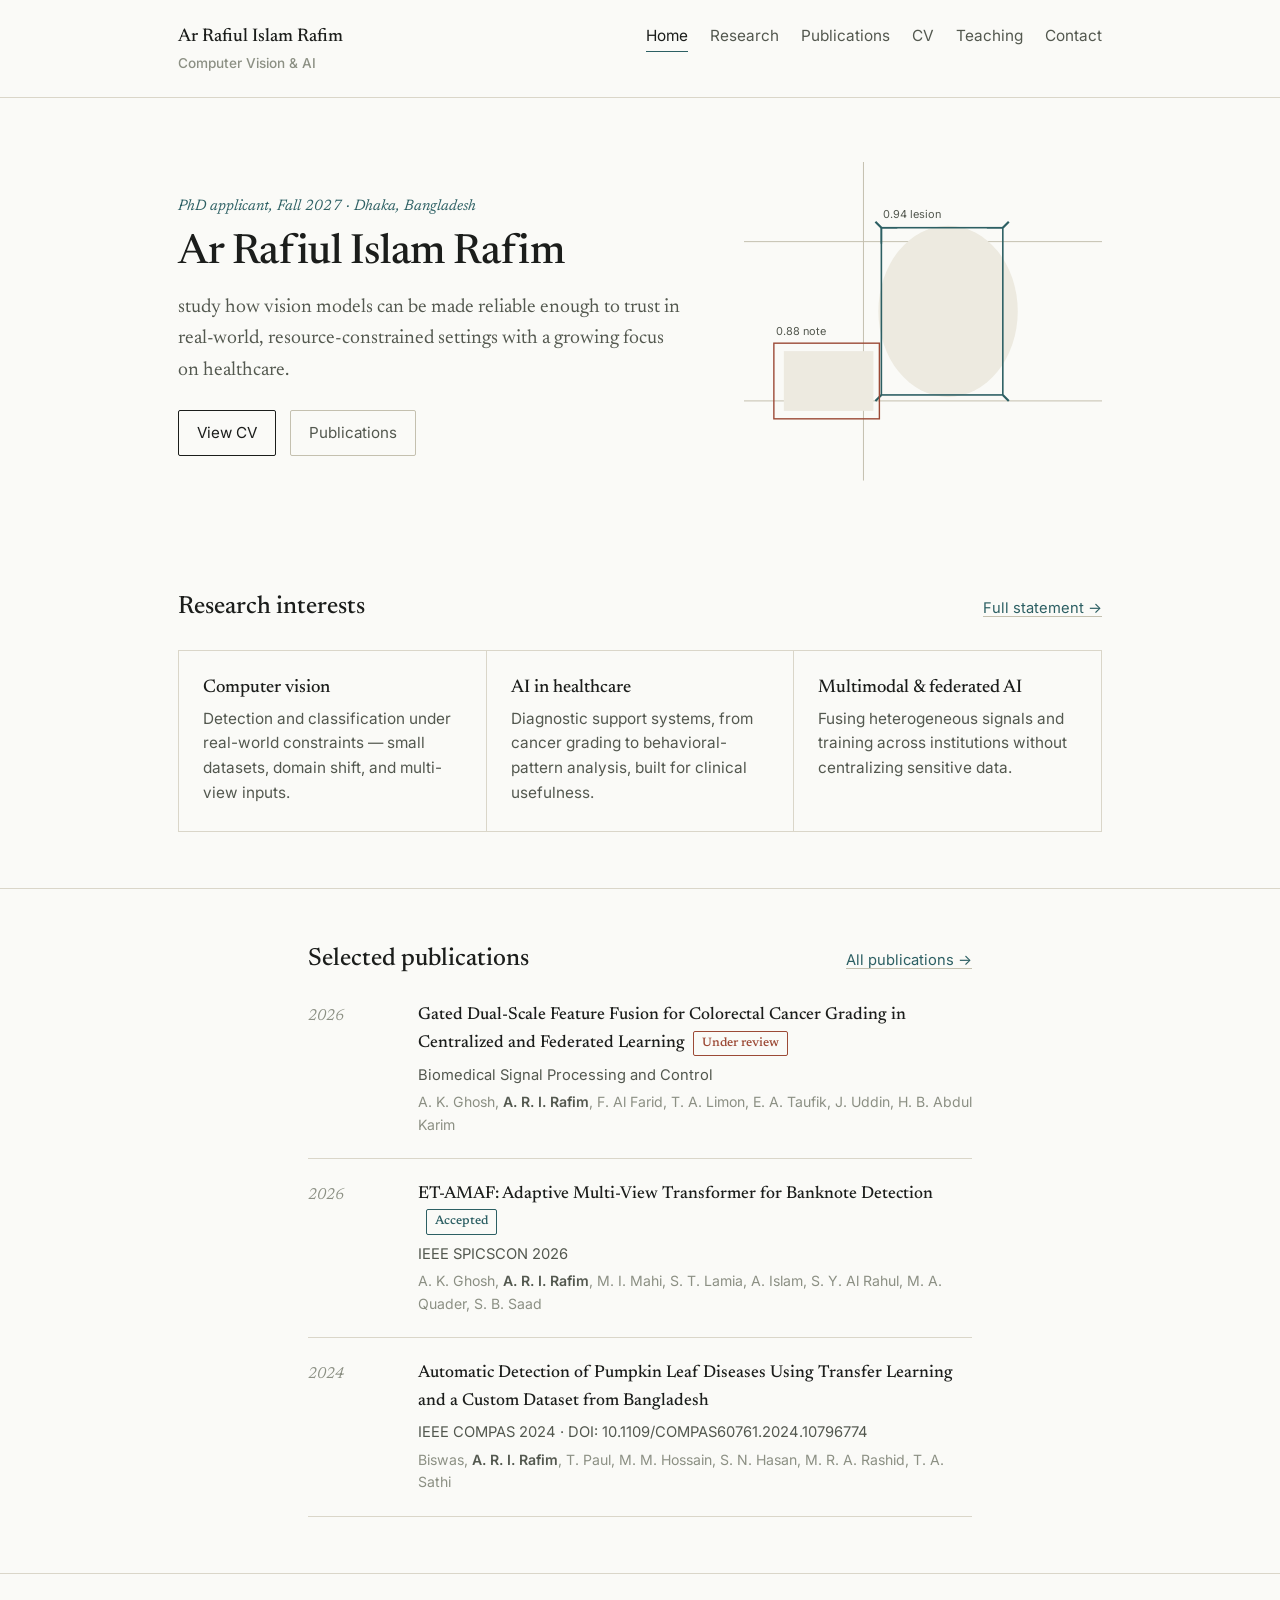
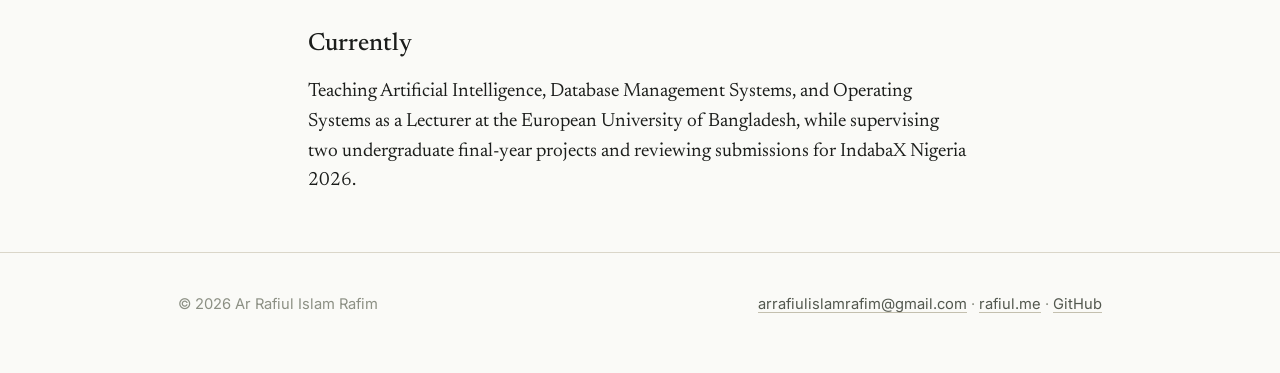
<file: index.html>
<!DOCTYPE html>
<html lang="en">
<head>
<meta charset="UTF-8">
<meta name="viewport" content="width=device-width, initial-scale=1.0">
<title>Ar Rafiul Islam Rafim — Computer Vision &amp; AI Research</title>
<meta name="description" content="Ar Rafiul Islam Rafim — PhD applicant in Computer Vision and AI, Lecturer at European University of Bangladesh. Research on medical imaging, multimodal AI, and applied deep learning.">
<link rel="preconnect" href="https://fonts.googleapis.com">
<link rel="preconnect" href="https://fonts.gstatic.com" crossorigin>
<link href="https://fonts.googleapis.com/css2?family=Newsreader:ital,opsz,wght@0,6..72,400;0,6..72,500;0,6..72,600;1,6..72,400;1,6..72,500&family=Inter:wght@400;500;600&display=swap" rel="stylesheet">
<link rel="stylesheet" href="style.css">
</head>
<body>

<header class="site">
  <div class="site-head-inner">
    <a class="site-name" href="index.html">Ar Rafiul Islam Rafim<span>Computer Vision &amp; AI</span></a>
    <nav class="site-nav" aria-label="Primary">
      <a href="index.html" aria-current="page">Home</a>
      <a href="research.html">Research</a>
      <a href="publications.html">Publications</a>
      <a href="cv.html">CV</a>
      <a href="teaching.html">Teaching</a>
      <a href="contact.html">Contact</a>
    </nav>
  </div>
</header>

<main>
  <div class="hero">
    <div class="hero-grid">
      <div>
        <div class="hero-eyebrow">PhD applicant, Fall 2027 · Dhaka, Bangladesh</div>
        <h1>Ar Rafiul Islam Rafim</h1>
        <p class="lede"> study how vision models can be made reliable enough to trust in real-world, resource-constrained settings with a growing focus on healthcare.</p>
        <div class="cta-row">
          <a class="btn" href="cv.html">View CV</a>
          <a class="btn btn--quiet" href="publications.html">Publications</a>
        </div>
      </div>
      <div>
        <!-- Quiet motif: annotated detection boxes, referencing computer-vision work -->
        <svg class="hero-art" viewBox="0 0 360 320" role="img" aria-label="Abstract illustration of object-detection bounding boxes">
          <rect x="0" y="0" width="360" height="320" fill="none"/>
          <g stroke="#C4C0AF" stroke-width="1" fill="none">
            <line x1="0" y1="80" x2="360" y2="80"/>
            <line x1="0" y1="240" x2="360" y2="240"/>
            <line x1="120" y1="0" x2="120" y2="320"/>
          </g>
          <g fill="#EDEAE0">
            <ellipse cx="205" cy="150" rx="70" ry="86"/>
            <rect x="40" y="190" width="90" height="60"/>
          </g>
          <g stroke="#2C5F63" stroke-width="1.6" fill="none">
            <path d="M138 66h16M138 66v16M244 66h16M244 66v-0"/>
            <rect x="138" y="66" width="122" height="168"/>
            <path d="M132 60l6 6M266 60l-6 6M132 240l6-6M266 240l-6-6" stroke-width="2.2"/>
          </g>
          <g stroke="#9C4A36" stroke-width="1.4" fill="none">
            <rect x="30" y="182" width="106" height="76"/>
          </g>
          <text x="140" y="56" font-family="Inter, sans-serif" font-size="11" fill="#53584F">0.94 lesion</text>
          <text x="32" y="174" font-family="Inter, sans-serif" font-size="11" fill="#53584F">0.88 note</text>
        </svg>
      </div>
    </div>
  </div>

  <section id="interests">
    <div class="wrap wrap--wide">
      <div class="section-head">
        <h2>Research interests</h2>
        <a class="see-all" href="research.html">Full statement →</a>
      </div>
      <div class="grid-3">
        <div>
          <h3>Computer vision</h3>
          <p>Detection and classification under real-world constraints — small datasets, domain shift, and multi-view inputs.</p>
        </div>
        <div>
          <h3>AI in healthcare</h3>
          <p>Diagnostic support systems, from cancer grading to behavioral-pattern analysis, built for clinical usefulness.</p>
        </div>
        <div>
          <h3>Multimodal &amp; federated AI</h3>
          <p>Fusing heterogeneous signals and training across institutions without centralizing sensitive data.</p>
        </div>
      </div>
    </div>
  </section>

  <section id="highlights">
    <div class="wrap">
      <div class="section-head">
        <h2>Selected publications</h2>
        <a class="see-all" href="publications.html">All publications →</a>
      </div>
      <ul class="pub-list">
        <li class="pub">
          <div class="pub-year">2026</div>
          <div>
            <p class="pub-title">Gated Dual-Scale Feature Fusion for Colorectal Cancer Grading in Centralized and Federated Learning<span class="tag tag--review">Under review</span></p>
            <p class="pub-meta">Biomedical Signal Processing and Control</p>
            <p class="pub-authors">A. K. Ghosh, <span class="me">A. R. I. Rafim</span>, F. Al Farid, T. A. Limon, E. A. Taufik, J. Uddin, H. B. Abdul Karim</p>
          </div>
        </li>
        <li class="pub">
          <div class="pub-year">2026</div>
          <div>
            <p class="pub-title">ET-AMAF: Adaptive Multi-View Transformer for Banknote Detection<span class="tag tag--accepted">Accepted</span></p>
            <p class="pub-meta">IEEE SPICSCON 2026</p>
            <p class="pub-authors">A. K. Ghosh, <span class="me">A. R. I. Rafim</span>, M. I. Mahi, S. T. Lamia, A. Islam, S. Y. Al Rahul, M. A. Quader, S. B. Saad</p>
          </div>
        </li>
        <li class="pub">
          <div class="pub-year">2024</div>
          <div>
            <p class="pub-title">Automatic Detection of Pumpkin Leaf Diseases Using Transfer Learning and a Custom Dataset from Bangladesh</p>
            <p class="pub-meta">IEEE COMPAS 2024 · DOI: 10.1109/COMPAS60761.2024.10796774</p>
            <p class="pub-authors">Biswas, <span class="me">A. R. I. Rafim</span>, T. Paul, M. M. Hossain, S. N. Hasan, M. R. A. Rashid, T. A. Sathi</p>
          </div>
        </li>
      </ul>
    </div>
  </section>

  <section id="now">
    <div class="wrap">
      <h2>Currently</h2>
      <p class="serif-lede mt-0" style="margin-top:18px;">Teaching Artificial Intelligence, Database Management Systems, and Operating Systems as a Lecturer at the European University of Bangladesh, while supervising two undergraduate final-year projects and reviewing submissions for IndabaX Nigeria 2026.</p>
    </div>
  </section>
</main>

<footer class="site">
  <div class="wrap wrap--wide">
    <span>© 2026 Ar Rafiul Islam Rafim</span>
    <span><a href="mailto:arrafiulislamrafim@gmail.com">arrafiulislamrafim@gmail.com</a> · <a href="https://rafiul.me">rafiul.me</a> · <a href="https://github.com/arrafiulIslam">GitHub</a></span>
  </div>
</footer>

</body>
</html>
</file>
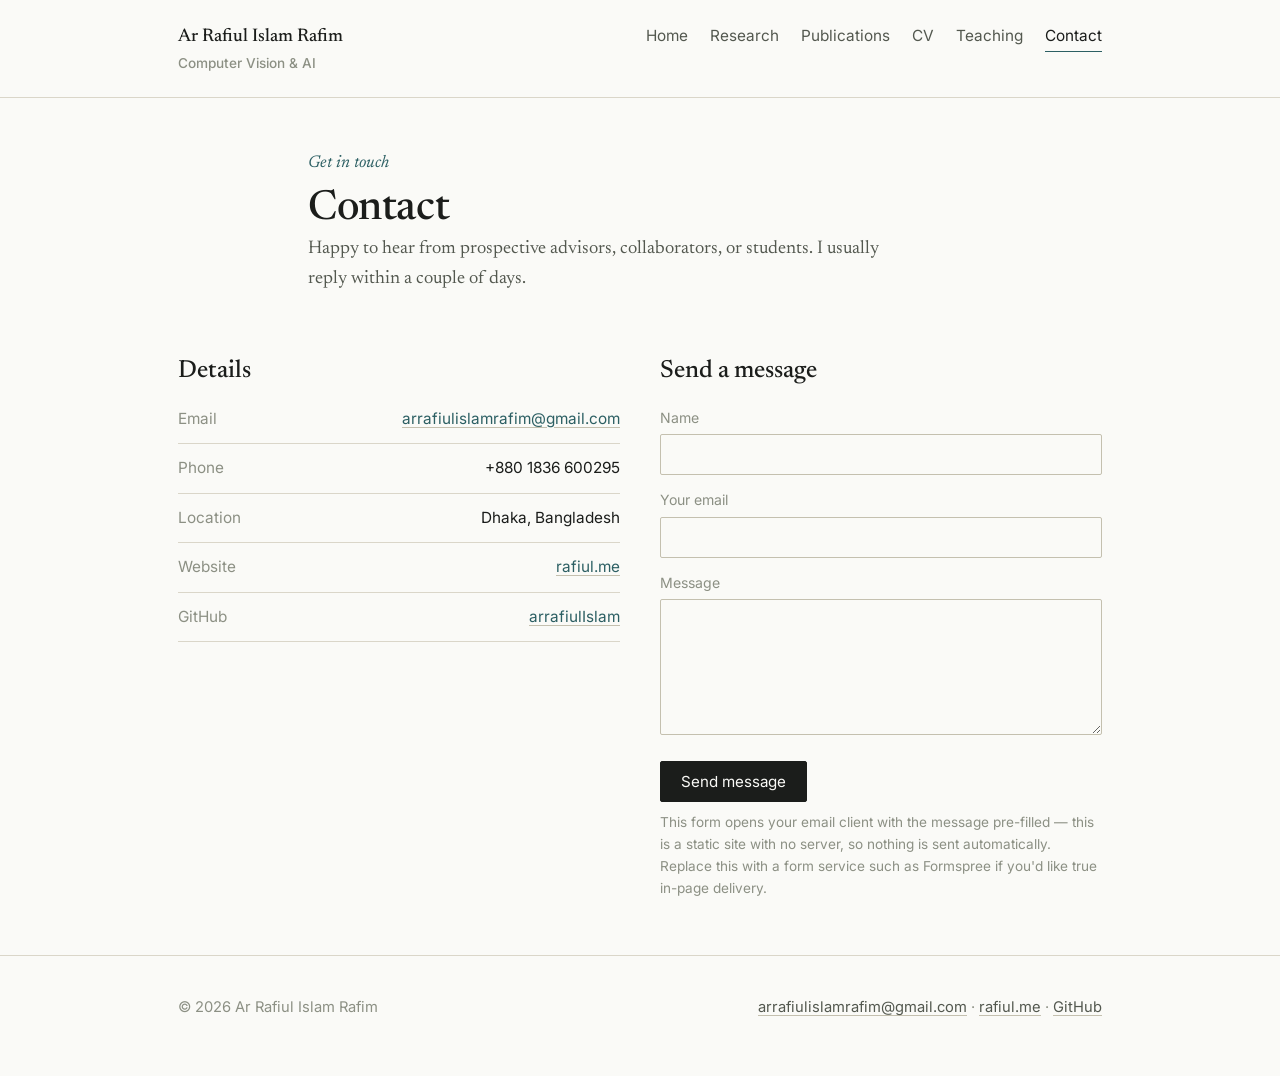
<file: contact.html>
<!DOCTYPE html>
<html lang="en">
<head>
<meta charset="UTF-8">
<meta name="viewport" content="width=device-width, initial-scale=1.0">
<title>Contact — Ar Rafiul Islam Rafim</title>
<link rel="preconnect" href="https://fonts.googleapis.com">
<link rel="preconnect" href="https://fonts.gstatic.com" crossorigin>
<link href="https://fonts.googleapis.com/css2?family=Newsreader:ital,opsz,wght@0,6..72,400;0,6..72,500;0,6..72,600;1,6..72,400;1,6..72,500&family=Inter:wght@400;500;600&display=swap" rel="stylesheet">
<link rel="stylesheet" href="style.css">
</head>
<body>

<header class="site">
  <div class="site-head-inner">
    <a class="site-name" href="index.html">Ar Rafiul Islam Rafim<span>Computer Vision &amp; AI</span></a>
    <nav class="site-nav" aria-label="Primary">
      <a href="index.html">Home</a>
      <a href="research.html">Research</a>
      <a href="publications.html">Publications</a>
      <a href="cv.html">CV</a>
      <a href="teaching.html">Teaching</a>
      <a href="contact.html" aria-current="page">Contact</a>
    </nav>
  </div>
</header>

<main>
  <div class="page-head">
    <div class="wrap">
      <div class="kicker">Get in touch</div>
      <h1>Contact</h1>
      <p class="dek">Happy to hear from prospective advisors, collaborators, or students. I usually reply within a couple of days.</p>
    </div>
  </div>

  <section>
    <div class="wrap wrap--wide">
      <div class="contact-grid">
        <div>
          <h2>Details</h2>
          <ul class="contact-list" style="margin-top:20px;">
            <li><span class="label">Email</span><a href="mailto:arrafiulislamrafim@gmail.com">arrafiulislamrafim@gmail.com</a></li>
            <li><span class="label">Phone</span><span>+880 1836 600295</span></li>
            <li><span class="label">Location</span><span>Dhaka, Bangladesh</span></li>
            <li><span class="label">Website</span><a href="https://rafiul.me">rafiul.me</a></li>
            <li><span class="label">GitHub</span><a href="https://github.com/arrafiulIslam">arrafiulIslam</a></li>
          </ul>
        </div>
        <div>
          <h2>Send a message</h2>
          <form class="contact-form" id="contactForm" style="margin-top:20px;">
            <div>
              <label for="name">Name</label>
              <input type="text" id="name" name="name" required>
            </div>
            <div>
              <label for="email">Your email</label>
              <input type="email" id="email" name="email" required>
            </div>
            <div>
              <label for="message">Message</label>
              <textarea id="message" name="message" rows="6" required></textarea>
            </div>
            <button type="submit">Send message</button>
          </form>
          <p class="form-note">This form opens your email client with the message pre-filled — this is a static site with no server, so nothing is sent automatically. Replace this with a form service such as Formspree if you'd like true in-page delivery.</p>
        </div>
      </div>
    </div>
  </section>
</main>

<footer class="site">
  <div class="wrap wrap--wide">
    <span>© 2026 Ar Rafiul Islam Rafim</span>
    <span><a href="mailto:arrafiulislamrafim@gmail.com">arrafiulislamrafim@gmail.com</a> · <a href="https://rafiul.me">rafiul.me</a> · <a href="https://github.com/arrafiulIslam">GitHub</a></span>
  </div>
</footer>

<script>
document.getElementById('contactForm').addEventListener('submit', function (e) {
  e.preventDefault();
  var name = document.getElementById('name').value;
  var email = document.getElementById('email').value;
  var message = document.getElementById('message').value;
  var subject = encodeURIComponent('Message from ' + name + ' via rafiul.me');
  var body = encodeURIComponent(message + '\n\n— ' + name + ' (' + email + ')');
  window.location.href = 'mailto:arrafiulislamrafim@gmail.com?subject=' + subject + '&body=' + body;
});
</script>

</body>
</html>
</file>
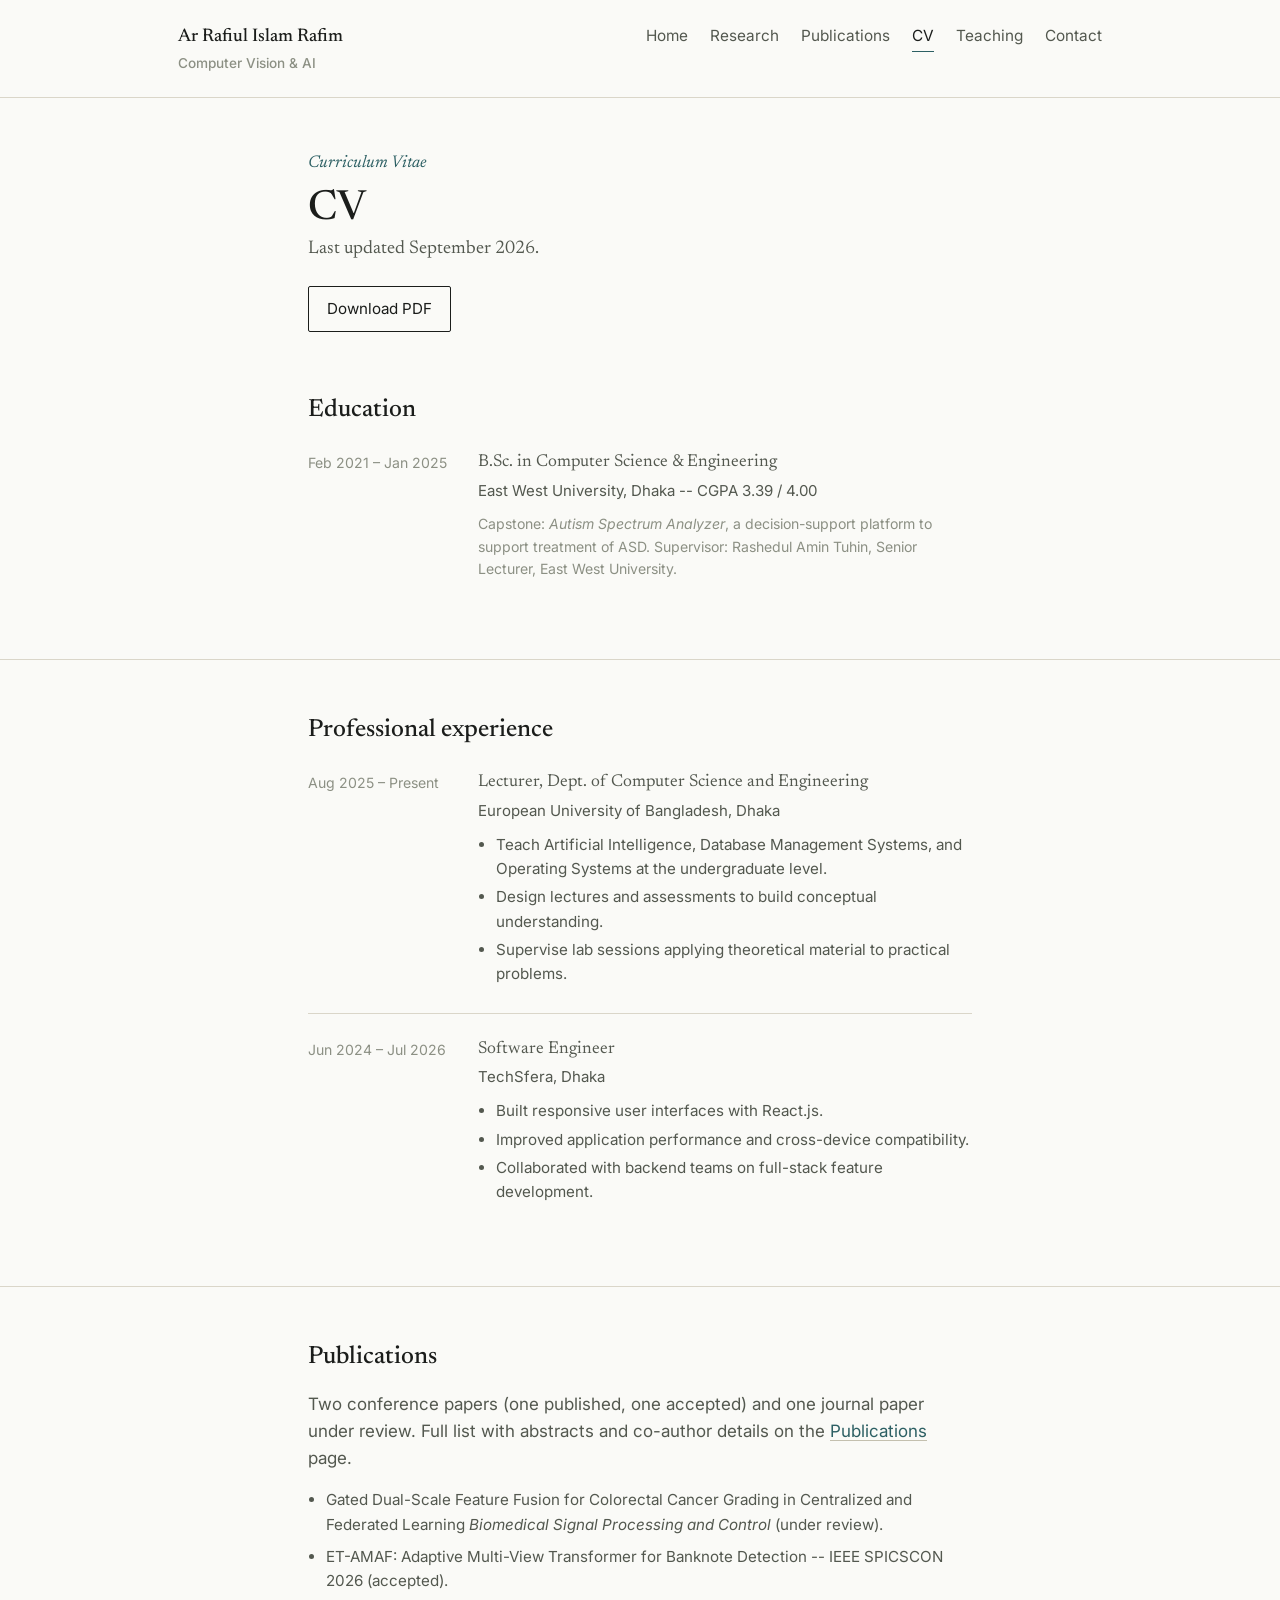
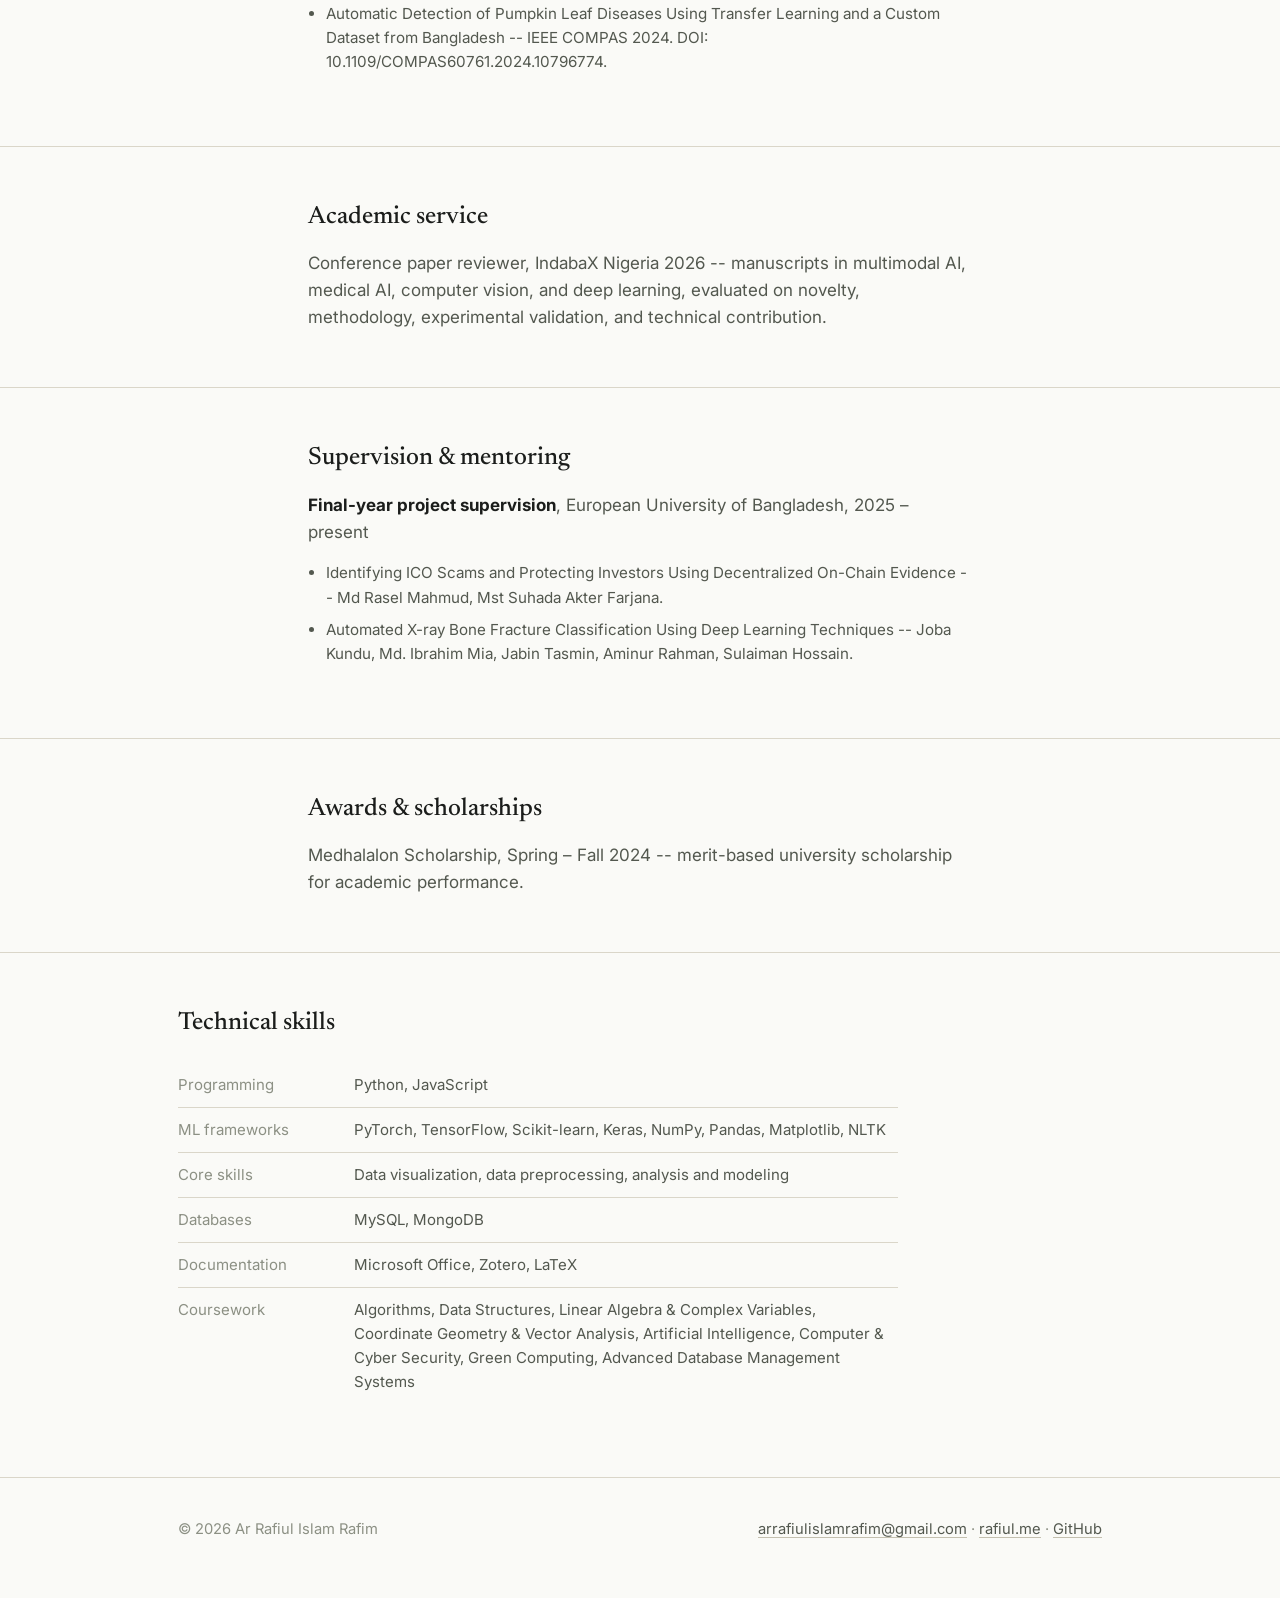
<file: cv.html>
<!DOCTYPE html>
<html lang="en">
<head>
<meta charset="UTF-8">
<meta name="viewport" content="width=device-width, initial-scale=1.0">
<title>Ar Rafiul Islam Rafim</title>
<link rel="preconnect" href="https://fonts.googleapis.com">
<link rel="preconnect" href="https://fonts.gstatic.com" crossorigin>
<link href="https://fonts.googleapis.com/css2?family=Newsreader:ital,opsz,wght@0,6..72,400;0,6..72,500;0,6..72,600;1,6..72,400;1,6..72,500&family=Inter:wght@400;500;600&display=swap" rel="stylesheet">
<link rel="stylesheet" href="style.css">
</head>
<body>

<header class="site">
  <div class="site-head-inner">
    <a class="site-name" href="index.html">Ar Rafiul Islam Rafim<span>Computer Vision &amp; AI</span></a>
    <nav class="site-nav" aria-label="Primary">
      <a href="index.html">Home</a>
      <a href="research.html">Research</a>
      <a href="publications.html">Publications</a>
      <a href="cv.html" aria-current="page">CV</a>
      <a href="teaching.html">Teaching</a>
      <a href="contact.html">Contact</a>
    </nav>
  </div>
</header>

<main>
  <div class="page-head">
    <div class="wrap">
      <div class="kicker">Curriculum Vitae</div>
      <h1>CV</h1>
      <p class="dek">Last updated September 2026.</p>
      <div class="cta-row" style="margin-top:22px;">
        <a class="btn" href="assets/CV - AR RAFIUL ISLAM RAFIM.pdf" download>Download PDF</a>
      </div>
    </div>
  </div>

  <section>
    <div class="wrap">
      <h2>Education</h2>
      <div style="margin-top:24px;">
        <div class="tl-item">
          <div class="tl-date">Feb 2021 – Jan 2025</div>
          <div>
            <p class="tl-role">B.Sc. in Computer Science &amp; Engineering</p>
            <p class="tl-org">East West University, Dhaka -- CGPA 3.39 / 4.00</p>
            <p class="small" style="margin-top:6px;">Capstone: <em>Autism Spectrum Analyzer</em>, a decision-support platform to support treatment of ASD. Supervisor: Rashedul Amin Tuhin, Senior Lecturer, East West University.</p>
          </div>
        </div>
      </div>
    </div>
  </section>

  <section>
    <div class="wrap">
      <h2>Professional experience</h2>
      <div style="margin-top:24px;">
        <div class="tl-item">
          <div class="tl-date">Aug 2025 – Present</div>
          <div>
            <p class="tl-role">Lecturer, Dept. of Computer Science and Engineering</p>
            <p class="tl-org">European University of Bangladesh, Dhaka</p>
            <ul>
              <li>Teach Artificial Intelligence, Database Management Systems, and Operating Systems at the undergraduate level.</li>
              <li>Design lectures and assessments to build conceptual understanding.</li>
              <li>Supervise lab sessions applying theoretical material to practical problems.</li>
            </ul>
          </div>
        </div>
        <div class="tl-item">
          <div class="tl-date">Jun 2024 – Jul 2026</div>
          <div>
            <p class="tl-role">Software Engineer</p>
            <p class="tl-org">TechSfera, Dhaka</p>
            <ul>
              <li>Built responsive user interfaces with React.js.</li>
              <li>Improved application performance and cross-device compatibility.</li>
              <li>Collaborated with backend teams on full-stack feature development.</li>
            </ul>
          </div>
        </div>
      </div>
    </div>
  </section>

  <section>
    <div class="wrap">
      <h2>Publications</h2>
      <p style="margin-top:18px;">Two conference papers (one published, one accepted) and one journal paper under review. Full list with abstracts and co-author details on the <a href="publications.html">Publications</a> page.</p>
      <ul style="margin-top:10px; padding-left:18px; color:var(--ink-soft); font-size:0.95rem;">
        <li style="margin-bottom:8px;">Gated Dual-Scale Feature Fusion for Colorectal Cancer Grading in Centralized and Federated Learning <em>Biomedical Signal Processing and Control</em> (under review).</li>
        <li style="margin-bottom:8px;">ET-AMAF: Adaptive Multi-View Transformer for Banknote Detection -- IEEE SPICSCON 2026 (accepted).</li>
        <li>Automatic Detection of Pumpkin Leaf Diseases Using Transfer Learning and a Custom Dataset from Bangladesh -- IEEE COMPAS 2024. DOI: 10.1109/COMPAS60761.2024.10796774.</li>
      </ul>
    </div>
  </section>

  <section>
    <div class="wrap">
      <h2>Academic service</h2>
      <p style="margin-top:18px;">Conference paper reviewer, IndabaX Nigeria 2026 -- manuscripts in multimodal AI, medical AI, computer vision, and deep learning, evaluated on novelty, methodology, experimental validation, and technical contribution.</p>
    </div>
  </section>

  <section>
    <div class="wrap">
      <h2>Supervision &amp; mentoring</h2>
      <p style="margin-top:18px; margin-bottom:6px;"><strong style="color:var(--ink);">Final-year project supervision</strong>, European University of Bangladesh, 2025 – present</p>
      <ul style="padding-left:18px; color:var(--ink-soft); font-size:0.95rem;">
        <li style="margin-bottom:8px;">Identifying ICO Scams and Protecting Investors Using Decentralized On-Chain Evidence -- Md Rasel Mahmud, Mst Suhada Akter Farjana.</li>
        <li>Automated X-ray Bone Fracture Classification Using Deep Learning Techniques -- Joba Kundu, Md. Ibrahim Mia, Jabin Tasmin, Aminur Rahman, Sulaiman Hossain.</li>
      </ul>
    </div>
  </section>

  <section>
    <div class="wrap">
      <h2>Awards &amp; scholarships</h2>
      <p style="margin-top:18px;">Medhalalon Scholarship, Spring – Fall 2024 -- merit-based university scholarship for academic performance.</p>
    </div>
  </section>

  <section>
    <div class="wrap wrap--wide">
      <h2>Technical skills</h2>
      <dl style="margin-top:24px; max-width:720px;">
        <div class="skill-row"><dt>Programming</dt><dd>Python, JavaScript</dd></div>
        <div class="skill-row"><dt>ML frameworks</dt><dd>PyTorch, TensorFlow, Scikit-learn, Keras, NumPy, Pandas, Matplotlib, NLTK</dd></div>
        <div class="skill-row"><dt>Core skills</dt><dd>Data visualization, data preprocessing, analysis and modeling</dd></div>
        <div class="skill-row"><dt>Databases</dt><dd>MySQL, MongoDB</dd></div>
        <div class="skill-row"><dt>Documentation</dt><dd>Microsoft Office, Zotero, LaTeX</dd></div>
        <div class="skill-row"><dt>Coursework</dt><dd>Algorithms, Data Structures, Linear Algebra &amp; Complex Variables, Coordinate Geometry &amp; Vector Analysis, Artificial Intelligence, Computer &amp; Cyber Security, Green Computing, Advanced Database Management Systems</dd></div>
      </dl>
    </div>
  </section>
</main>

<footer class="site">
  <div class="wrap wrap--wide">
    <span>© 2026 Ar Rafiul Islam Rafim</span>
    <span><a href="mailto:arrafiulislamrafim@gmail.com">arrafiulislamrafim@gmail.com</a> · <a href="https://rafiul.me">rafiul.me</a> · <a href="https://github.com/arrafiulIslam">GitHub</a></span>
  </div>
</footer>

</body>
</html>
</file>
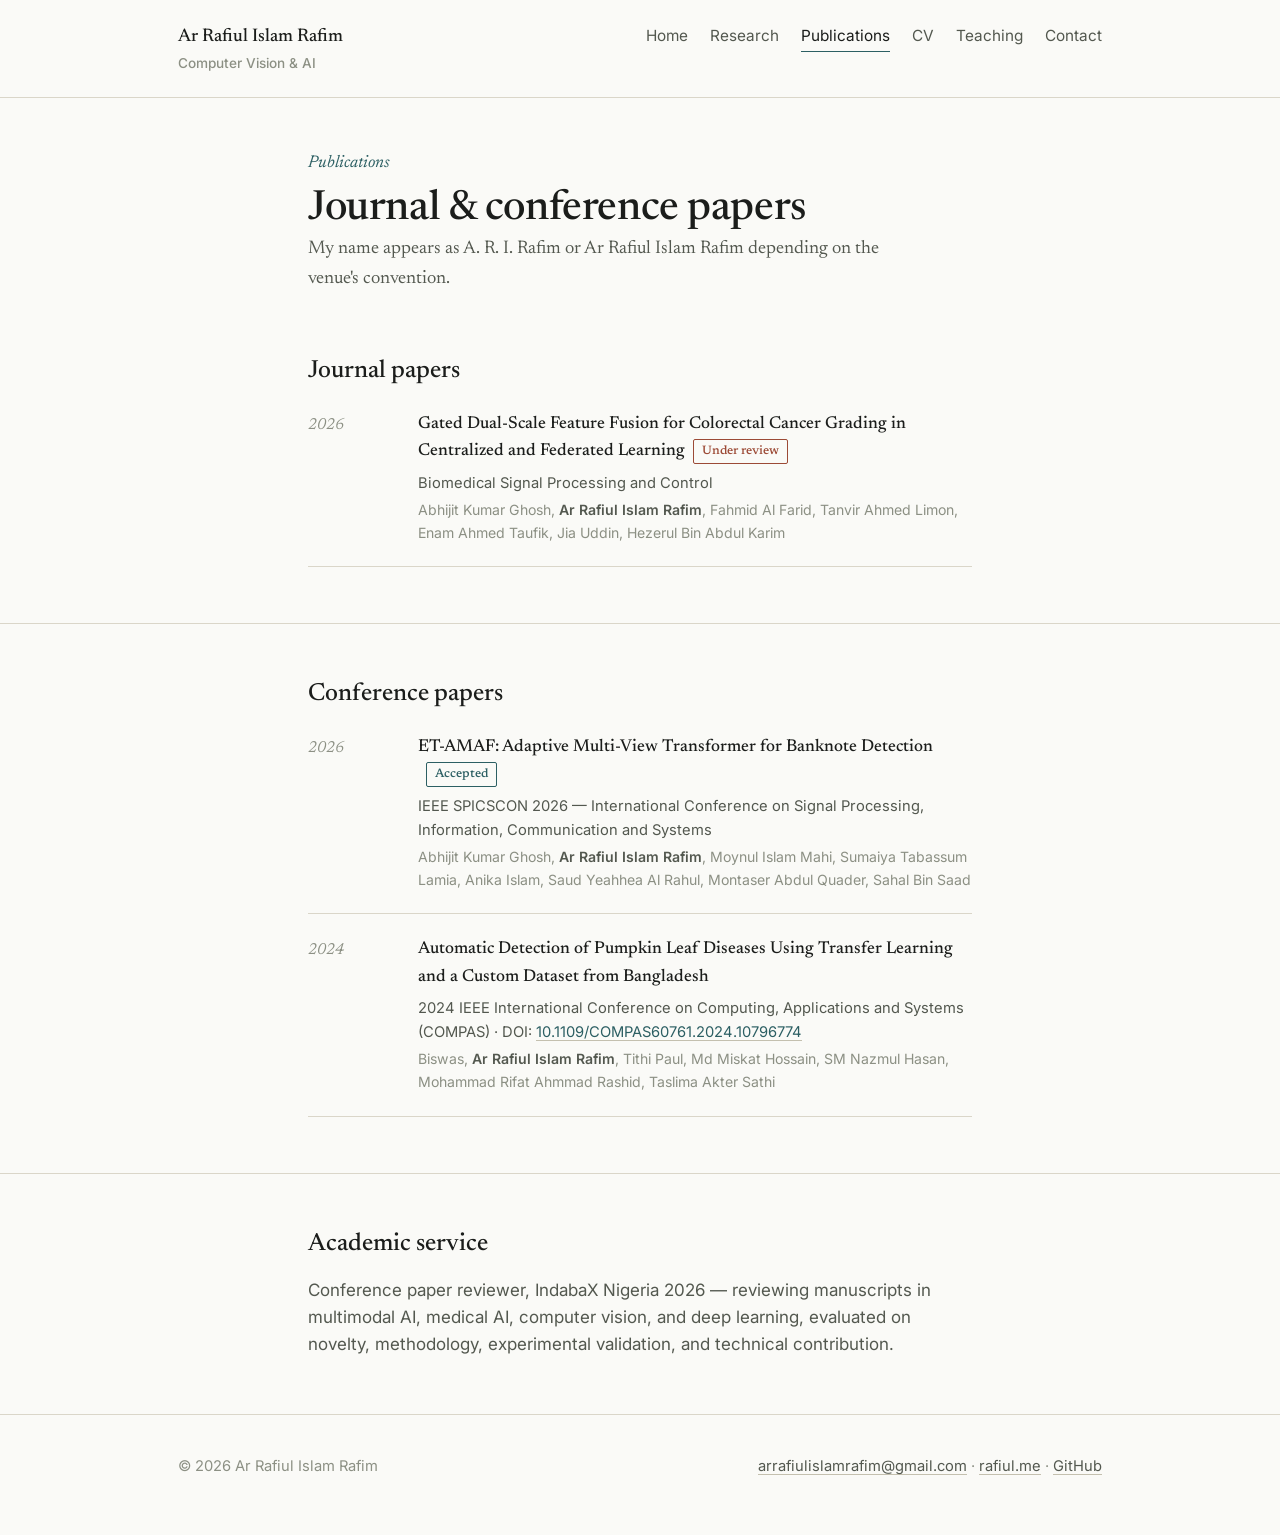
<file: publications.html>
<!DOCTYPE html>
<html lang="en">
<head>
<meta charset="UTF-8">
<meta name="viewport" content="width=device-width, initial-scale=1.0">
<title>Publications — Ar Rafiul Islam Rafim</title>
<link rel="preconnect" href="https://fonts.googleapis.com">
<link rel="preconnect" href="https://fonts.gstatic.com" crossorigin>
<link href="https://fonts.googleapis.com/css2?family=Newsreader:ital,opsz,wght@0,6..72,400;0,6..72,500;0,6..72,600;1,6..72,400;1,6..72,500&family=Inter:wght@400;500;600&display=swap" rel="stylesheet">
<link rel="stylesheet" href="style.css">
</head>
<body>

<header class="site">
  <div class="site-head-inner">
    <a class="site-name" href="index.html">Ar Rafiul Islam Rafim<span>Computer Vision &amp; AI</span></a>
    <nav class="site-nav" aria-label="Primary">
      <a href="index.html">Home</a>
      <a href="research.html">Research</a>
      <a href="publications.html" aria-current="page">Publications</a>
      <a href="cv.html">CV</a>
      <a href="teaching.html">Teaching</a>
      <a href="contact.html">Contact</a>
    </nav>
  </div>
</header>

<main>
  <div class="page-head">
    <div class="wrap">
      <div class="kicker">Publications</div>
      <h1>Journal &amp; conference papers</h1>
      <p class="dek">My name appears as A. R. I. Rafim or Ar Rafiul Islam Rafim depending on the venue's convention.</p>
    </div>
  </div>

  <section>
    <div class="wrap">
      <h2>Journal papers</h2>
      <ul class="pub-list" style="margin-top:24px;">
        <li class="pub">
          <div class="pub-year">2026</div>
          <div>
            <p class="pub-title">Gated Dual-Scale Feature Fusion for Colorectal Cancer Grading in Centralized and Federated Learning<span class="tag tag--review">Under review</span></p>
            <p class="pub-meta">Biomedical Signal Processing and Control</p>
            <p class="pub-authors">Abhijit Kumar Ghosh, <span class="me">Ar Rafiul Islam Rafim</span>, Fahmid Al Farid, Tanvir Ahmed Limon, Enam Ahmed Taufik, Jia Uddin, Hezerul Bin Abdul Karim</p>
          </div>
        </li>
      </ul>
    </div>
  </section>

  <section>
    <div class="wrap">
      <h2>Conference papers</h2>
      <ul class="pub-list" style="margin-top:24px;">
        <li class="pub">
          <div class="pub-year">2026</div>
          <div>
            <p class="pub-title">ET-AMAF: Adaptive Multi-View Transformer for Banknote Detection<span class="tag tag--accepted">Accepted</span></p>
            <p class="pub-meta">IEEE SPICSCON 2026 — International Conference on Signal Processing, Information, Communication and Systems</p>
            <p class="pub-authors">Abhijit Kumar Ghosh, <span class="me">Ar Rafiul Islam Rafim</span>, Moynul Islam Mahi, Sumaiya Tabassum Lamia, Anika Islam, Saud Yeahhea Al Rahul, Montaser Abdul Quader, Sahal Bin Saad</p>
          </div>
        </li>
        <li class="pub">
          <div class="pub-year">2024</div>
          <div>
            <p class="pub-title">Automatic Detection of Pumpkin Leaf Diseases Using Transfer Learning and a Custom Dataset from Bangladesh</p>
            <p class="pub-meta">2024 IEEE International Conference on Computing, Applications and Systems (COMPAS) · DOI: <a href="https://doi.org/10.1109/COMPAS60761.2024.10796774">10.1109/COMPAS60761.2024.10796774</a></p>
            <p class="pub-authors">Biswas, <span class="me">Ar Rafiul Islam Rafim</span>, Tithi Paul, Md Miskat Hossain, SM Nazmul Hasan, Mohammad Rifat Ahmmad Rashid, Taslima Akter Sathi</p>
          </div>
        </li>
      </ul>
    </div>
  </section>

  <section>
    <div class="wrap">
      <h2>Academic service</h2>
      <p style="margin-top:18px;">Conference paper reviewer, IndabaX Nigeria 2026 — reviewing manuscripts in multimodal AI, medical AI, computer vision, and deep learning, evaluated on novelty, methodology, experimental validation, and technical contribution.</p>
    </div>
  </section>
</main>

<footer class="site">
  <div class="wrap wrap--wide">
    <span>© 2026 Ar Rafiul Islam Rafim</span>
    <span><a href="mailto:arrafiulislamrafim@gmail.com">arrafiulislamrafim@gmail.com</a> · <a href="https://rafiul.me">rafiul.me</a> · <a href="https://github.com/arrafiulIslam">GitHub</a></span>
  </div>
</footer>

</body>
</html>
</file>
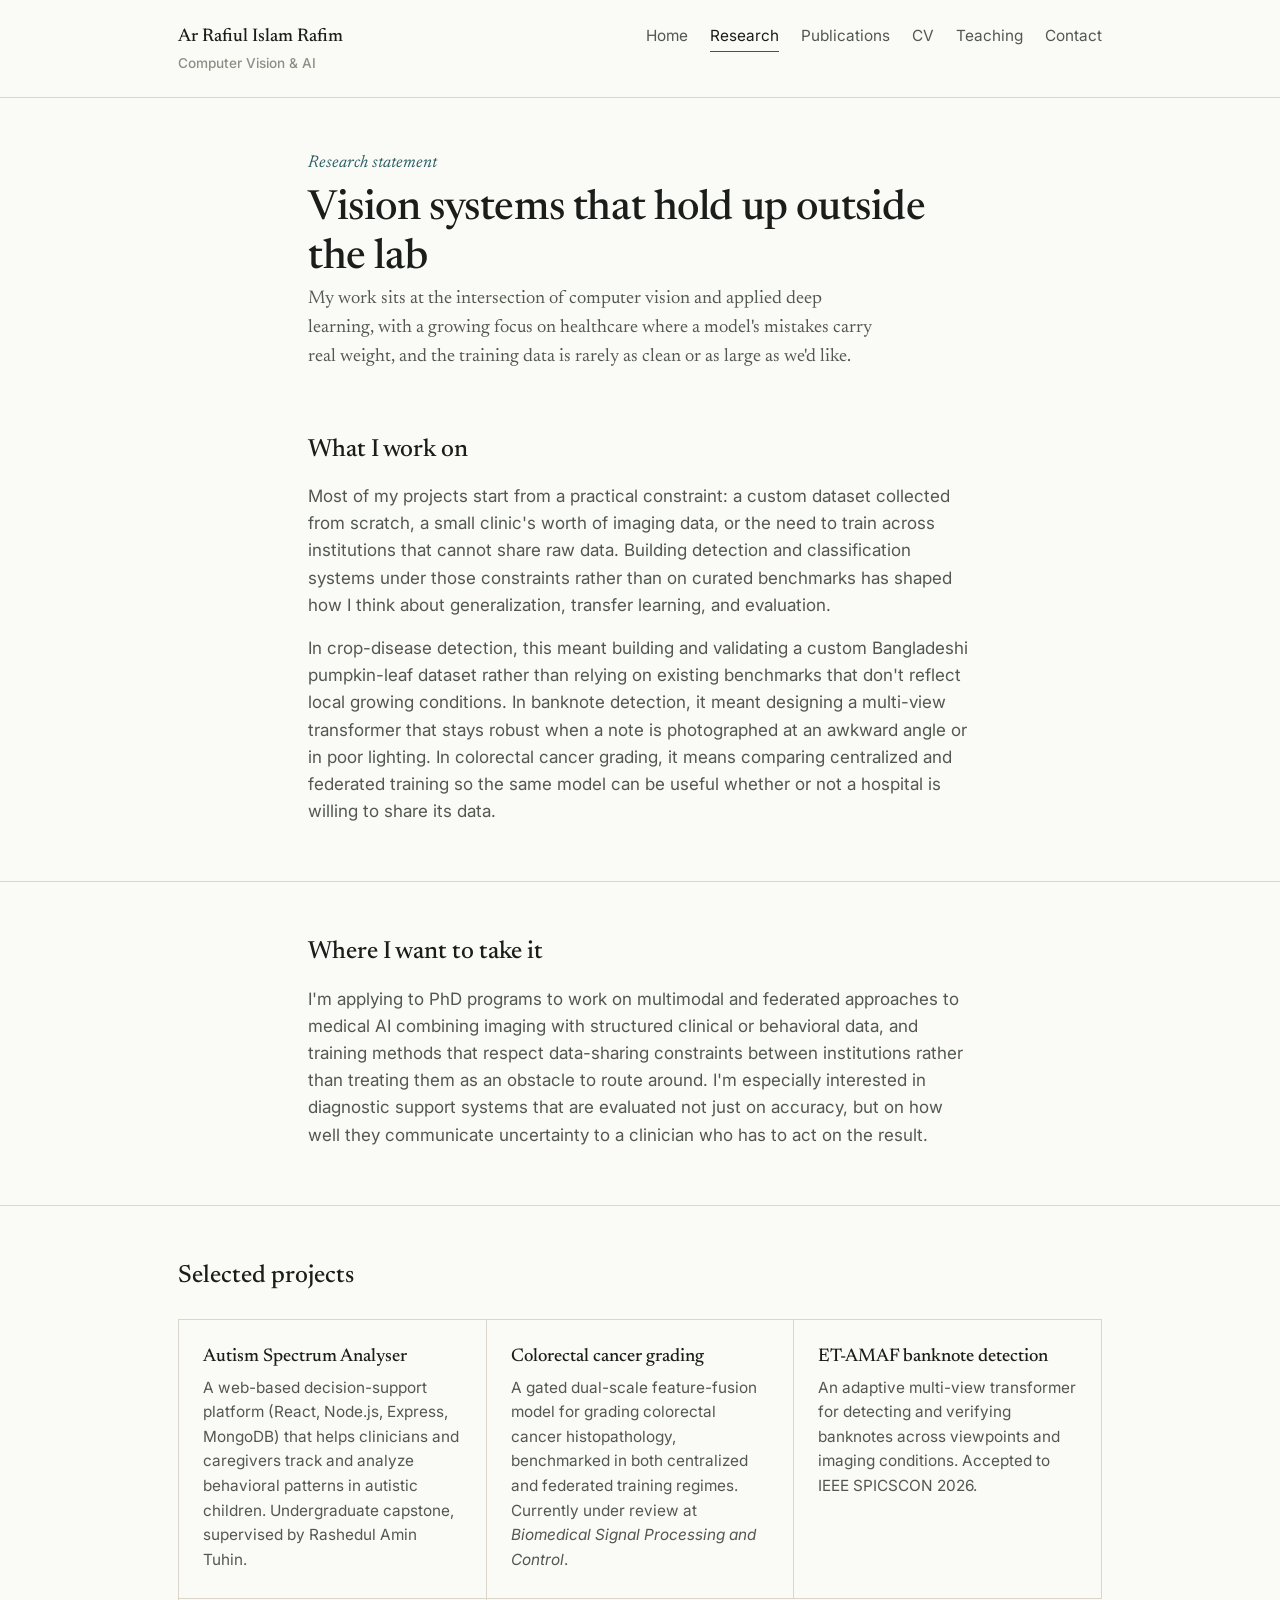
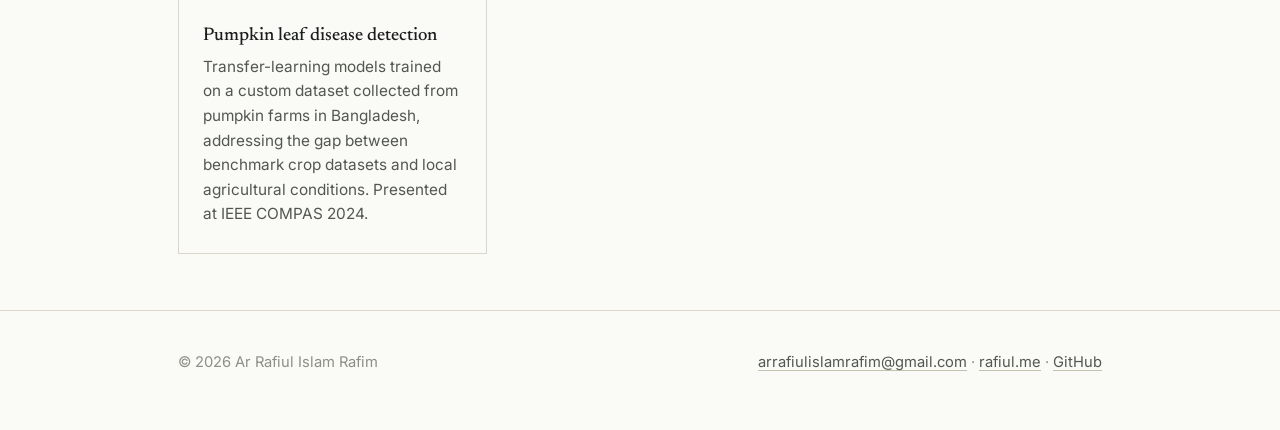
<file: research.html>
<!DOCTYPE html>
<html lang="en">
<head>
<meta charset="UTF-8">
<meta name="viewport" content="width=device-width, initial-scale=1.0">
<title>Research — Ar Rafiul Islam Rafim</title>
<link rel="preconnect" href="https://fonts.googleapis.com">
<link rel="preconnect" href="https://fonts.gstatic.com" crossorigin>
<link href="https://fonts.googleapis.com/css2?family=Newsreader:ital,opsz,wght@0,6..72,400;0,6..72,500;0,6..72,600;1,6..72,400;1,6..72,500&family=Inter:wght@400;500;600&display=swap" rel="stylesheet">
<link rel="stylesheet" href="style.css">
</head>
<body>

<header class="site">
  <div class="site-head-inner">
    <a class="site-name" href="index.html">Ar Rafiul Islam Rafim<span>Computer Vision &amp; AI</span></a>
    <nav class="site-nav" aria-label="Primary">
      <a href="index.html">Home</a>
      <a href="research.html" aria-current="page">Research</a>
      <a href="publications.html">Publications</a>
      <a href="cv.html">CV</a>
      <a href="teaching.html">Teaching</a>
      <a href="contact.html">Contact</a>
    </nav>
  </div>
</header>

<main>
  <div class="page-head">
    <div class="wrap">
      <div class="kicker">Research statement</div>
      <h1>Vision systems that hold up outside the lab</h1>
      <p class="dek">My work sits at the intersection of computer vision and applied deep learning, with a growing focus on healthcare where a model's mistakes carry real weight, and the training data is rarely as clean or as large as we'd like.</p>
    </div>
  </div>

  <section>
    <div class="wrap">
      <h2>What I work on</h2>
      <p style="margin-top:18px;">Most of my projects start from a practical constraint: a custom dataset collected from scratch, a small clinic's worth of imaging data, or the need to train across institutions that cannot share raw data. Building detection and classification systems under those constraints rather than on curated benchmarks has shaped how I think about generalization, transfer learning, and evaluation.</p>
      <p>In crop-disease detection, this meant building and validating a custom Bangladeshi pumpkin-leaf dataset rather than relying on existing benchmarks that don't reflect local growing conditions. In banknote detection, it meant designing a multi-view transformer that stays robust when a note is photographed at an awkward angle or in poor lighting. In colorectal cancer grading, it means comparing centralized and federated training so the same model can be useful whether or not a hospital is willing to share its data.</p>
    </div>
  </section>

  <section>
    <div class="wrap">
      <h2>Where I want to take it</h2>
      <p style="margin-top:18px;">I'm applying to PhD programs to work on multimodal and federated approaches to medical AI combining imaging with structured clinical or behavioral data, and training methods that respect data-sharing constraints between institutions rather than treating them as an obstacle to route around. I'm especially interested in diagnostic support systems that are evaluated not just on accuracy, but on how well they communicate uncertainty to a clinician who has to act on the result.</p>
    </div>
  </section>

  <section>
    <div class="wrap wrap--wide">
      <h2>Selected projects</h2>
      <div class="grid-3" style="margin-top:28px;">
        <div>
          <h3>Autism Spectrum Analyser</h3>
          <p>A web-based decision-support platform (React, Node.js, Express, MongoDB) that helps clinicians and caregivers track and analyze behavioral patterns in autistic children. Undergraduate capstone, supervised by Rashedul Amin Tuhin.</p>
        </div>
        <div>
          <h3>Colorectal cancer grading</h3>
          <p>A gated dual-scale feature-fusion model for grading colorectal cancer histopathology, benchmarked in both centralized and federated training regimes. Currently under review at <em>Biomedical Signal Processing and Control</em>.</p>
        </div>
        <div>
          <h3>ET-AMAF banknote detection</h3>
          <p>An adaptive multi-view transformer for detecting and verifying banknotes across viewpoints and imaging conditions. Accepted to IEEE SPICSCON 2026.</p>
        </div>
        <div>
          <h3>Pumpkin leaf disease detection</h3>
          <p>Transfer-learning models trained on a custom dataset collected from pumpkin farms in Bangladesh, addressing the gap between benchmark crop datasets and local agricultural conditions. Presented at IEEE COMPAS 2024.</p>
        </div>
      </div>
    </div>
  </section>
</main>

<footer class="site">
  <div class="wrap wrap--wide">
    <span>© 2026 Ar Rafiul Islam Rafim</span>
    <span><a href="mailto:arrafiulislamrafim@gmail.com">arrafiulislamrafim@gmail.com</a> · <a href="https://rafiul.me">rafiul.me</a> · <a href="https://github.com/arrafiulIslam">GitHub</a></span>
  </div>
</footer>

</body>
</html>
</file>
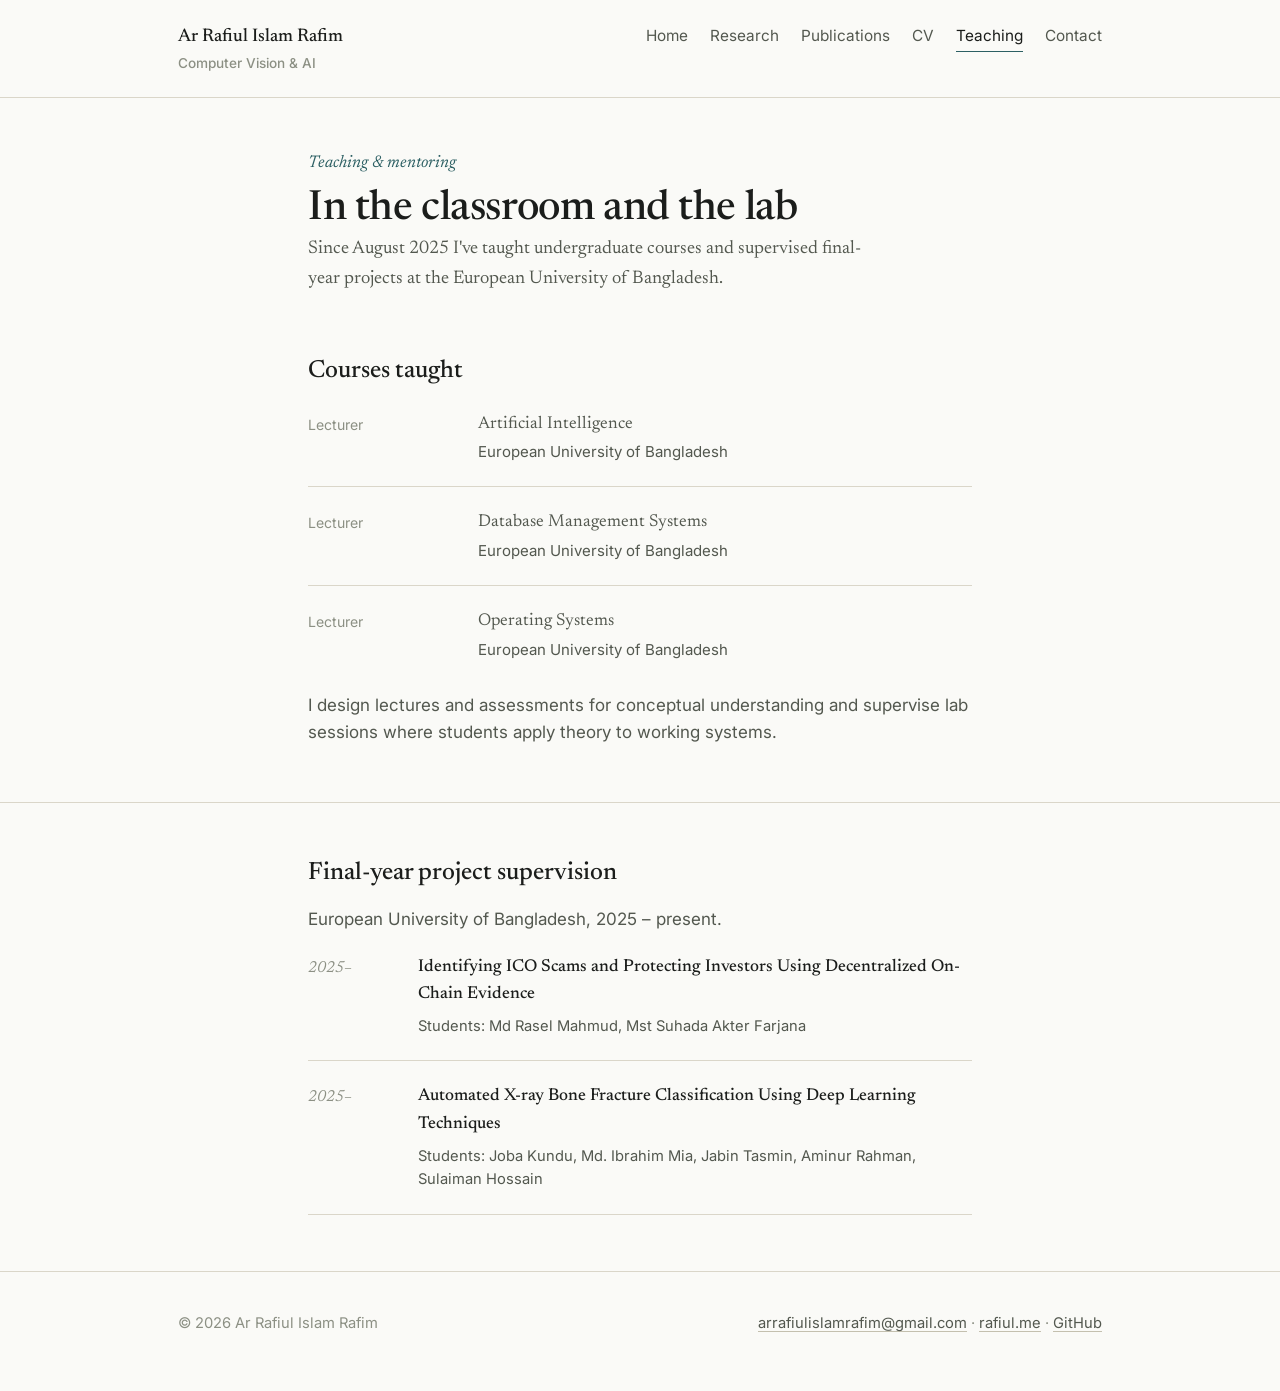
<file: teaching.html>
<!DOCTYPE html>
<html lang="en">
<head>
<meta charset="UTF-8">
<meta name="viewport" content="width=device-width, initial-scale=1.0">
<title>Teaching — Ar Rafiul Islam Rafim</title>
<link rel="preconnect" href="https://fonts.googleapis.com">
<link rel="preconnect" href="https://fonts.gstatic.com" crossorigin>
<link href="https://fonts.googleapis.com/css2?family=Newsreader:ital,opsz,wght@0,6..72,400;0,6..72,500;0,6..72,600;1,6..72,400;1,6..72,500&family=Inter:wght@400;500;600&display=swap" rel="stylesheet">
<link rel="stylesheet" href="style.css">
</head>
<body>

<header class="site">
  <div class="site-head-inner">
    <a class="site-name" href="index.html">Ar Rafiul Islam Rafim<span>Computer Vision &amp; AI</span></a>
    <nav class="site-nav" aria-label="Primary">
      <a href="index.html">Home</a>
      <a href="research.html">Research</a>
      <a href="publications.html">Publications</a>
      <a href="cv.html">CV</a>
      <a href="teaching.html" aria-current="page">Teaching</a>
      <a href="contact.html">Contact</a>
    </nav>
  </div>
</header>

<main>
  <div class="page-head">
    <div class="wrap">
      <div class="kicker">Teaching &amp; mentoring</div>
      <h1>In the classroom and the lab</h1>
      <p class="dek">Since August 2025 I've taught undergraduate courses and supervised final-year projects at the European University of Bangladesh.</p>
    </div>
  </div>

  <section>
    <div class="wrap">
      <h2>Courses taught</h2>
      <div style="margin-top:24px;">
        <div class="tl-item">
          <div class="tl-date">Lecturer</div>
          <div>
            <p class="tl-role">Artificial Intelligence</p>
            <p class="tl-org">European University of Bangladesh</p>
          </div>
        </div>
        <div class="tl-item">
          <div class="tl-date">Lecturer</div>
          <div>
            <p class="tl-role">Database Management Systems</p>
            <p class="tl-org">European University of Bangladesh</p>
          </div>
        </div>
        <div class="tl-item">
          <div class="tl-date">Lecturer</div>
          <div>
            <p class="tl-role">Operating Systems</p>
            <p class="tl-org">European University of Bangladesh</p>
          </div>
        </div>
      </div>
      <p style="margin-top:8px;">I design lectures and assessments for conceptual understanding and supervise lab sessions where students apply theory to working systems.</p>
    </div>
  </section>

  <section>
    <div class="wrap">
      <h2>Final-year project supervision</h2>
      <p style="margin-top:18px;">European University of Bangladesh, 2025 – present.</p>
      <ul class="pub-list" style="margin-top:20px;">
        <li class="pub">
          <div class="pub-year">2025–</div>
          <div>
            <p class="pub-title">Identifying ICO Scams and Protecting Investors Using Decentralized On-Chain Evidence</p>
            <p class="pub-meta">Students: Md Rasel Mahmud, Mst Suhada Akter Farjana</p>
          </div>
        </li>
        <li class="pub">
          <div class="pub-year">2025–</div>
          <div>
            <p class="pub-title">Automated X-ray Bone Fracture Classification Using Deep Learning Techniques</p>
            <p class="pub-meta">Students: Joba Kundu, Md. Ibrahim Mia, Jabin Tasmin, Aminur Rahman, Sulaiman Hossain</p>
          </div>
        </li>
      </ul>
    </div>
  </section>
</main>

<footer class="site">
  <div class="wrap wrap--wide">
    <span>© 2026 Ar Rafiul Islam Rafim</span>
    <span><a href="mailto:arrafiulislamrafim@gmail.com">arrafiulislamrafim@gmail.com</a> · <a href="https://rafiul.me">rafiul.me</a> · <a href="https://github.com/arrafiulIslam">GitHub</a></span>
  </div>
</footer>

</body>
</html>
</file>
<file: style.css>
/* ============================================================
   Ar Rafiul Islam Rafim — academic site
   Design tokens
   ============================================================ */
:root {
  --paper: #FAFAF7;
  --paper-alt: #F1EFE8;
  --ink: #1B1D1B;
  --ink-soft: #53584F;
  --ink-faint: #8C9084;
  --accent: #2C5F63;
  --accent-soft: #DCE7E5;
  --accent-warm: #9C4A36;
  --line: #DAD6C9;
  --line-strong: #C4C0AF;

  --serif: "Newsreader", "Iowan Old Style", "Palatino Linotype", serif;
  --sans: "Inter", -apple-system, "Segoe UI", sans-serif;

  --content-w: 720px;
  --wide-w: 980px;
}

* { box-sizing: border-box; }

html { scroll-behavior: smooth; }

body {
  margin: 0;
  background: var(--paper);
  color: var(--ink);
  font-family: var(--sans);
  font-size: 17px;
  line-height: 1.6;
  -webkit-font-smoothing: antialiased;
}

a {
  color: var(--accent);
  text-decoration-color: var(--line-strong);
  text-underline-offset: 3px;
}
a:hover { text-decoration-color: var(--accent); }

a:focus-visible,
button:focus-visible {
  outline: 2px solid var(--accent);
  outline-offset: 2px;
}

h1, h2, h3 {
  font-family: var(--serif);
  font-weight: 500;
  line-height: 1.18;
  color: var(--ink);
  margin: 0;
}

h1 { font-size: 2.6rem; letter-spacing: -0.01em; }
h2 { font-size: 1.55rem; }
h3 { font-size: 1.15rem; }

p { margin: 0 0 1rem; color: var(--ink-soft); }
p:last-child { margin-bottom: 0; }

.serif-lede {
  font-family: var(--serif);
  font-size: 1.2rem;
  color: var(--ink);
  line-height: 1.55;
}

/* ---------- layout shells ---------- */
.wrap { max-width: var(--content-w); margin: 0 auto; padding: 0 28px; }
.wrap--wide { max-width: var(--wide-w); }

section { padding: 56px 0; }
section + section { border-top: 1px solid var(--line); }

/* ---------- header / nav ---------- */
header.site {
  border-bottom: 1px solid var(--line);
  padding: 22px 0;
  position: relative;
}
.site-head-inner {
  max-width: var(--wide-w);
  margin: 0 auto;
  padding: 0 28px;
  display: flex;
  justify-content: space-between;
  align-items: baseline;
  gap: 24px;
}
.site-name {
  font-family: var(--serif);
  font-size: 1.15rem;
  font-weight: 500;
  color: var(--ink);
  text-decoration: none;
  white-space: nowrap;
}
.site-name span { color: var(--ink-faint); font-family: var(--sans); font-size: 0.85rem; display: block; margin-top: 2px; }

nav.site-nav { display: flex; gap: 22px; flex-wrap: wrap; }
nav.site-nav a {
  color: var(--ink-soft);
  text-decoration: none;
  font-size: 0.96rem;
  padding: 2px 0;
  border-bottom: 1px solid transparent;
}
nav.site-nav a:hover,
nav.site-nav a[aria-current="page"] {
  color: var(--ink);
  border-bottom-color: var(--accent);
}

.nav-toggle { display: none; }

/* ---------- footer ---------- */
footer.site {
  border-top: 1px solid var(--line);
  padding: 40px 0 56px;
  color: var(--ink-faint);
  font-size: 0.92rem;
}
footer.site .wrap { display: flex; justify-content: space-between; flex-wrap: wrap; gap: 12px; }
footer.site a { color: var(--ink-soft); }

/* ---------- hero (home) ---------- */
.hero {
  padding: 64px 0 48px;
}
.hero-grid {
  max-width: var(--wide-w);
  margin: 0 auto;
  padding: 0 28px;
  display: grid;
  grid-template-columns: 1.3fr 0.9fr;
  gap: 48px;
  align-items: center;
}
.hero-eyebrow {
  color: var(--accent);
  font-size: 0.95rem;
  margin-bottom: 10px;
  font-family: var(--serif);
  font-style: italic;
}
.hero h1 { margin-bottom: 14px; }
.hero p.lede { font-family: var(--serif); font-size: 1.22rem; color: var(--ink-soft); max-width: 46ch; margin-bottom: 24px; }

.cta-row { display: flex; gap: 14px; flex-wrap: wrap; }
.btn {
  display: inline-block;
  padding: 10px 18px;
  border: 1px solid var(--ink);
  color: var(--ink);
  text-decoration: none;
  font-size: 0.95rem;
  border-radius: 2px;
}
.btn:hover { background: var(--ink); color: var(--paper); }
.btn--quiet { border-color: var(--line-strong); color: var(--ink-soft); }
.btn--quiet:hover { background: var(--ink-soft); border-color: var(--ink-soft); color: var(--paper); }

.hero-art { width: 100%; height: auto; }

/* ---------- info grid (research interests) ---------- */
.grid-3 {
  display: grid;
  grid-template-columns: repeat(3, 1fr);
  gap: 0;
  border-top: 1px solid var(--line);
  border-left: 1px solid var(--line);
}
.grid-3 > div {
  padding: 26px 24px;
  border-right: 1px solid var(--line);
  border-bottom: 1px solid var(--line);
}
.grid-3 h3 { margin-bottom: 8px; }
.grid-3 p { font-size: 0.96rem; margin: 0; }

/* ---------- section heading pattern ---------- */
.section-head {
  display: flex;
  justify-content: space-between;
  align-items: baseline;
  gap: 18px;
  margin-bottom: 28px;
}
.section-head .see-all { font-size: 0.92rem; white-space: nowrap; }

/* ---------- publication list ---------- */
.pub-list { list-style: none; margin: 0; padding: 0; }
.pub {
  padding: 22px 0;
  border-bottom: 1px solid var(--line);
  display: grid;
  grid-template-columns: 90px 1fr;
  gap: 20px;
}
.pub:first-child { padding-top: 0; }
.pub-year {
  font-family: var(--serif);
  font-style: italic;
  color: var(--ink-faint);
  font-size: 1rem;
  padding-top: 2px;
}
.pub-title { font-family: var(--serif); font-size: 1.08rem; margin: 0 0 6px; color: var(--ink); font-weight: 500; }
.pub-meta { font-size: 0.92rem; color: var(--ink-soft); margin: 0 0 4px; }
.pub-authors { font-size: 0.88rem; color: var(--ink-faint); margin: 0; }
.pub-authors .me { color: var(--ink-soft); font-weight: 600; }

.tag {
  display: inline-block;
  font-size: 0.76rem;
  padding: 2px 8px;
  border: 1px solid var(--line-strong);
  color: var(--ink-soft);
  border-radius: 2px;
  margin-left: 8px;
  vertical-align: middle;
}
.tag--review { color: var(--accent-warm); border-color: var(--accent-warm); }
.tag--accepted { color: var(--accent); border-color: var(--accent); }

/* ---------- timeline (cv / experience) ---------- */
.tl-item {
  display: grid;
  grid-template-columns: 150px 1fr;
  gap: 20px;
  padding: 22px 0;
  border-bottom: 1px solid var(--line);
}
.tl-item:first-child { padding-top: 0; }
.tl-item:last-child { border-bottom: none; }
.tl-date { color: var(--ink-faint); font-size: 0.88rem; padding-top: 3px; }
.tl-role { font-family: var(--serif); font-size: 1.08rem; margin: 0 0 2px; }
.tl-org { color: var(--ink-soft); font-size: 0.94rem; margin: 0 0 10px; }
.tl-item ul { margin: 0; padding-left: 18px; color: var(--ink-soft); font-size: 0.95rem; }
.tl-item li { margin-bottom: 4px; }

/* ---------- skills ---------- */
.skill-row { display: grid; grid-template-columns: 160px 1fr; gap: 16px; padding: 10px 0; border-bottom: 1px solid var(--line); font-size: 0.94rem; }
.skill-row:last-child { border-bottom: none; }
.skill-row dt { color: var(--ink-faint); }
.skill-row dd { margin: 0; color: var(--ink-soft); }

/* ---------- contact ---------- */
.contact-grid { display: grid; grid-template-columns: 1fr 1fr; gap: 40px; }
.contact-list { list-style: none; margin: 0; padding: 0; }
.contact-list li { padding: 12px 0; border-bottom: 1px solid var(--line); display: flex; justify-content: space-between; gap: 12px; font-size: 0.96rem; }
.contact-list li:first-child { padding-top: 0; }
.contact-list span.label { color: var(--ink-faint); }

form.contact-form { display: flex; flex-direction: column; gap: 14px; }
form.contact-form label { font-size: 0.88rem; color: var(--ink-faint); display: block; margin-bottom: 5px; }
form.contact-form input,
form.contact-form textarea {
  width: 100%;
  font-family: var(--sans);
  font-size: 0.98rem;
  padding: 10px 12px;
  border: 1px solid var(--line-strong);
  border-radius: 2px;
  background: var(--paper);
  color: var(--ink);
}
form.contact-form input:focus,
form.contact-form textarea:focus { outline: none; border-color: var(--accent); }
form.contact-form button {
  align-self: flex-start;
  margin-top: 4px;
  font-family: var(--sans);
  cursor: pointer;
  background: var(--ink);
  color: var(--paper);
  border: 1px solid var(--ink);
  padding: 10px 20px;
  font-size: 0.95rem;
  border-radius: 2px;
}
form.contact-form button:hover { background: var(--accent); border-color: var(--accent); }
.form-note { font-size: 0.85rem; color: var(--ink-faint); margin-top: 10px; }

/* ---------- page header (non-home pages) ---------- */
.page-head { padding: 52px 0 8px; }
.page-head .kicker { color: var(--accent); font-family: var(--serif); font-style: italic; margin-bottom: 8px; }
.page-head p.dek { font-family: var(--serif); font-size: 1.15rem; color: var(--ink-soft); max-width: 58ch; }

/* ---------- misc utility ---------- */
.mt-0 { margin-top: 0; }
.small { font-size: 0.88rem; color: var(--ink-faint); }
.divider { border: none; border-top: 1px solid var(--line); margin: 0; }

/* ---------- responsive ---------- */
@media (max-width: 860px) {
  .hero-grid { grid-template-columns: 1fr; }
  .hero-art { max-width: 280px; }
  .grid-3 { grid-template-columns: 1fr; }
  .contact-grid { grid-template-columns: 1fr; }
  .tl-item, .pub { grid-template-columns: 1fr; gap: 6px; }
  .tl-date, .pub-year { padding-top: 0; }
}

@media (max-width: 640px) {
  h1 { font-size: 2.05rem; }
  .site-head-inner { flex-direction: column; align-items: flex-start; gap: 12px; }
  nav.site-nav { gap: 16px; font-size: 0.9rem; }
}

@media (prefers-reduced-motion: reduce) {
  html { scroll-behavior: auto; }
  * { animation-duration: 0.001ms !important; transition-duration: 0.001ms !important; }
}
</file>
